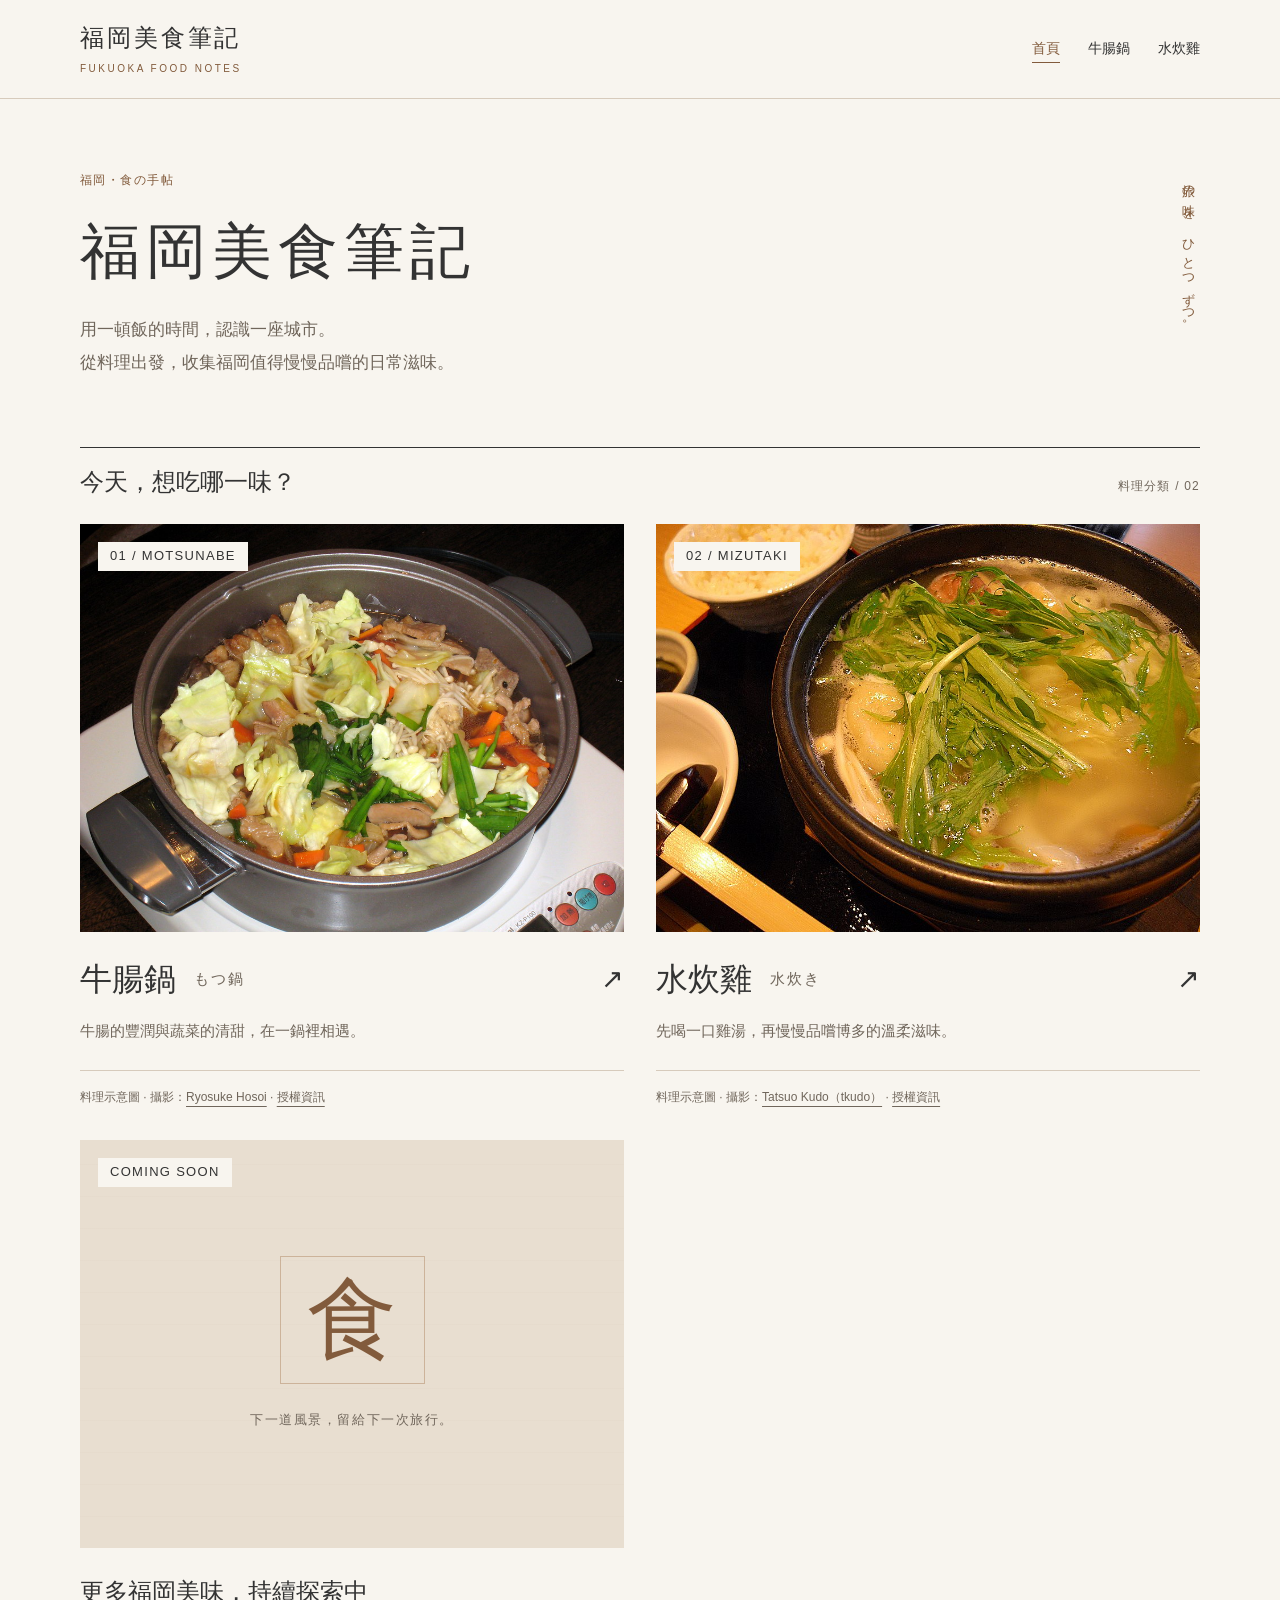
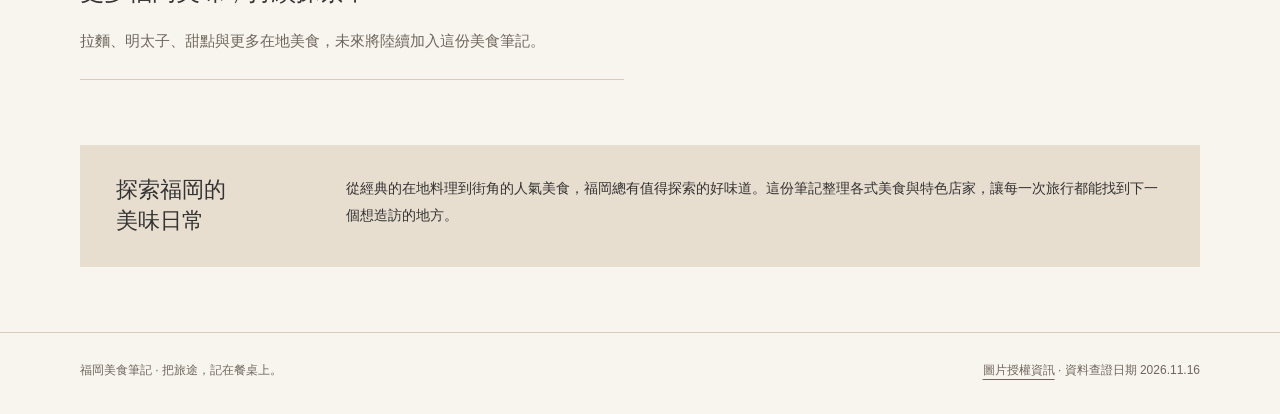
<file: index.html>
<!doctype html>
<html lang="zh-Hant"><head><meta charset="utf-8"><meta name="viewport" content="width=device-width,initial-scale=1"><meta name="description" content="探索福岡的美味日常，整理在地料理、特色店家與旅行實用資訊。"><title>福岡美食筆記</title><link rel="stylesheet" href="assets/css/style.css"></head><body><a class="skip" href="#main">跳至主要內容</a><header class="masthead"><div class="wrap nav"><a class="brand" href="index.html">福岡美食筆記<small>FUKUOKA FOOD NOTES</small></a><nav aria-label="主要導覽"><div class="navlinks"><a href="index.html" aria-current="page">首頁</a><a href="categories/motsunabe.html" >牛腸鍋</a><a href="categories/mizutaki.html" >水炊雞</a></div></nav></div></header><main id="main" class="wrap"><section class="intro"><span class="tag">福岡・食の手帖</span><h1>福岡美食筆記</h1><p class="lead">用一頓飯的時間，認識一座城市。<br>從料理出發，收集福岡值得慢慢品嚐的日常滋味。</p><span class="issue">旅の味を、ひとつずつ。</span></section><section aria-labelledby="browse"><div class="section-heading"><h2 id="browse">今天，想吃哪一味？</h2><span>料理分類 / 02</span></div><div class="cards"><article><a class="card" href="categories/motsunabe.html"><div class="card-media"><img src="assets/images/motsunabe/motsunabe.jpg" width="1000" height="750" alt="牛腸鍋料理示意：鍋中的食材與湯底"><span class="card-number">01 / MOTSUNABE</span></div><div class="card-body"><div class="card-title"><h3>牛腸鍋</h3><span class="jp" lang="ja">もつ鍋</span><span class="arrow" aria-hidden="true">↗</span></div><p>牛腸的豐潤與蔬菜的清甜，在一鍋裡相遇。</p></div></a><p class="credits">料理示意圖 · 攝影：<a href="https://www.flickr.com/photos/rhosoi/363223212/">Ryosuke Hosoi</a> · <a href="image-credits.html#motsunabe">授權資訊</a></p></article><article><a class="card" href="categories/mizutaki.html"><div class="card-media"><img src="assets/images/mizutaki/mizutaki.jpg" width="1000" height="750" alt="水炊雞料理示意：鍋中的食材與湯底"><span class="card-number">02 / MIZUTAKI</span></div><div class="card-body"><div class="card-title"><h3>水炊雞</h3><span class="jp" lang="ja">水炊き</span><span class="arrow" aria-hidden="true">↗</span></div><p>先喝一口雞湯，再慢慢品嚐博多的溫柔滋味。</p></div></a><p class="credits">料理示意圖 · 攝影：<a href="https://www.flickr.com/photos/tkudo/2603521449/">Tatsuo Kudo（tkudo）</a> · <a href="image-credits.html#mizutaki">授權資訊</a></p></article><article class="card coming-soon" aria-labelledby="coming-title"><div class="card-media coming-art"><span class="card-number">COMING SOON</span><span class="coming-mark" aria-hidden="true">食</span><span class="coming-caption">下一道風景，留給下一次旅行。</span></div><div class="card-body"><div class="card-title"><h3 id="coming-title">更多福岡美味，持續探索中</h3></div><p>拉麵、明太子、甜點與更多在地美食，未來將陸續加入這份美食筆記。</p></div></article></div></section><aside class="editor-note"><h2>探索福岡的<br>美味日常</h2><p>從經典的在地料理到街角的人氣美食，福岡總有值得探索的好味道。這份筆記整理各式美食與特色店家，讓每一次旅行都能找到下一個想造訪的地方。</p></aside></main><footer class="footer"><div class="wrap"><span>福岡美食筆記 · 把旅途，記在餐桌上。</span><span><a href="image-credits.html">圖片授權資訊</a> · 資料查證日期 2026.11.16</span></div></footer></body></html>
</file>
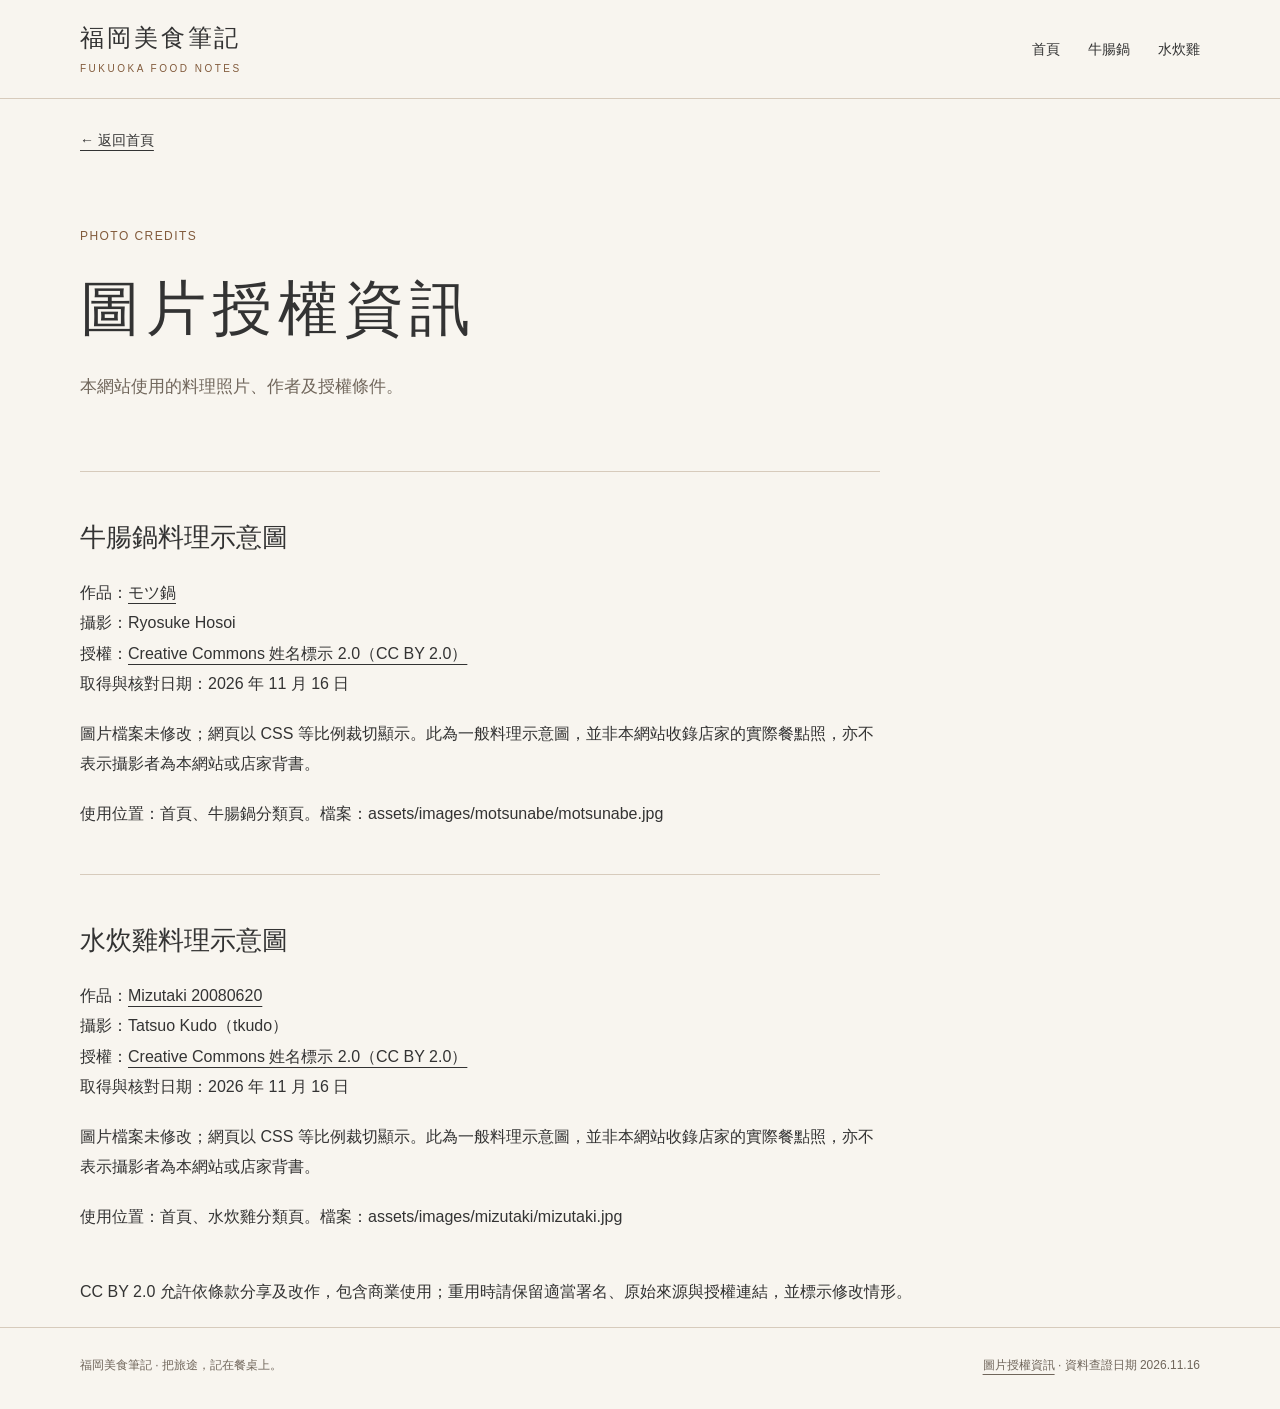
<file: image-credits.html>
<!doctype html>
<html lang="zh-Hant"><head><meta charset="utf-8"><meta name="viewport" content="width=device-width,initial-scale=1"><meta name="description" content="探索福岡的美味日常，整理在地料理、特色店家與旅行實用資訊。"><title>圖片授權資訊｜福岡美食筆記</title><link rel="stylesheet" href="assets/css/style.css"></head><body><a class="skip" href="#main">跳至主要內容</a><header class="masthead"><div class="wrap nav"><a class="brand" href="index.html">福岡美食筆記<small>FUKUOKA FOOD NOTES</small></a><nav aria-label="主要導覽"><div class="navlinks"><a href="index.html">首頁</a><a href="categories/motsunabe.html" >牛腸鍋</a><a href="categories/mizutaki.html" >水炊雞</a></div></nav></div></header><main id="main" class="wrap"><a class="back" href="index.html">← 返回首頁</a><section class="intro"><span class="tag">PHOTO CREDITS</span><h1>圖片授權資訊</h1><p class="lead">本網站使用的料理照片、作者及授權條件。</p></section><section id="motsunabe" class="license-entry"><h2>牛腸鍋料理示意圖</h2><p>作品：<a href="https://www.flickr.com/photos/rhosoi/363223212/">モツ鍋</a><br>攝影：Ryosuke Hosoi<br>授權：<a href="https://creativecommons.org/licenses/by/2.0/">Creative Commons 姓名標示 2.0（CC BY 2.0）</a><br>取得與核對日期：2026 年 11 月 16 日</p><p>圖片檔案未修改；網頁以 CSS 等比例裁切顯示。此為一般料理示意圖，並非本網站收錄店家的實際餐點照，亦不表示攝影者為本網站或店家背書。</p><p>使用位置：首頁、牛腸鍋分類頁。檔案：assets/images/motsunabe/motsunabe.jpg</p></section><section id="mizutaki" class="license-entry"><h2>水炊雞料理示意圖</h2><p>作品：<a href="https://www.flickr.com/photos/tkudo/2603521449/">Mizutaki 20080620</a><br>攝影：Tatsuo Kudo（tkudo）<br>授權：<a href="https://creativecommons.org/licenses/by/2.0/">Creative Commons 姓名標示 2.0（CC BY 2.0）</a><br>取得與核對日期：2026 年 11 月 16 日</p><p>圖片檔案未修改；網頁以 CSS 等比例裁切顯示。此為一般料理示意圖，並非本網站收錄店家的實際餐點照，亦不表示攝影者為本網站或店家背書。</p><p>使用位置：首頁、水炊雞分類頁。檔案：assets/images/mizutaki/mizutaki.jpg</p></section><p>CC BY 2.0 允許依條款分享及改作，包含商業使用；重用時請保留適當署名、原始來源與授權連結，並標示修改情形。</p></main><footer class="footer"><div class="wrap"><span>福岡美食筆記 · 把旅途，記在餐桌上。</span><span><a href="image-credits.html">圖片授權資訊</a> · 資料查證日期 2026.11.16</span></div></footer></body></html>
</file>
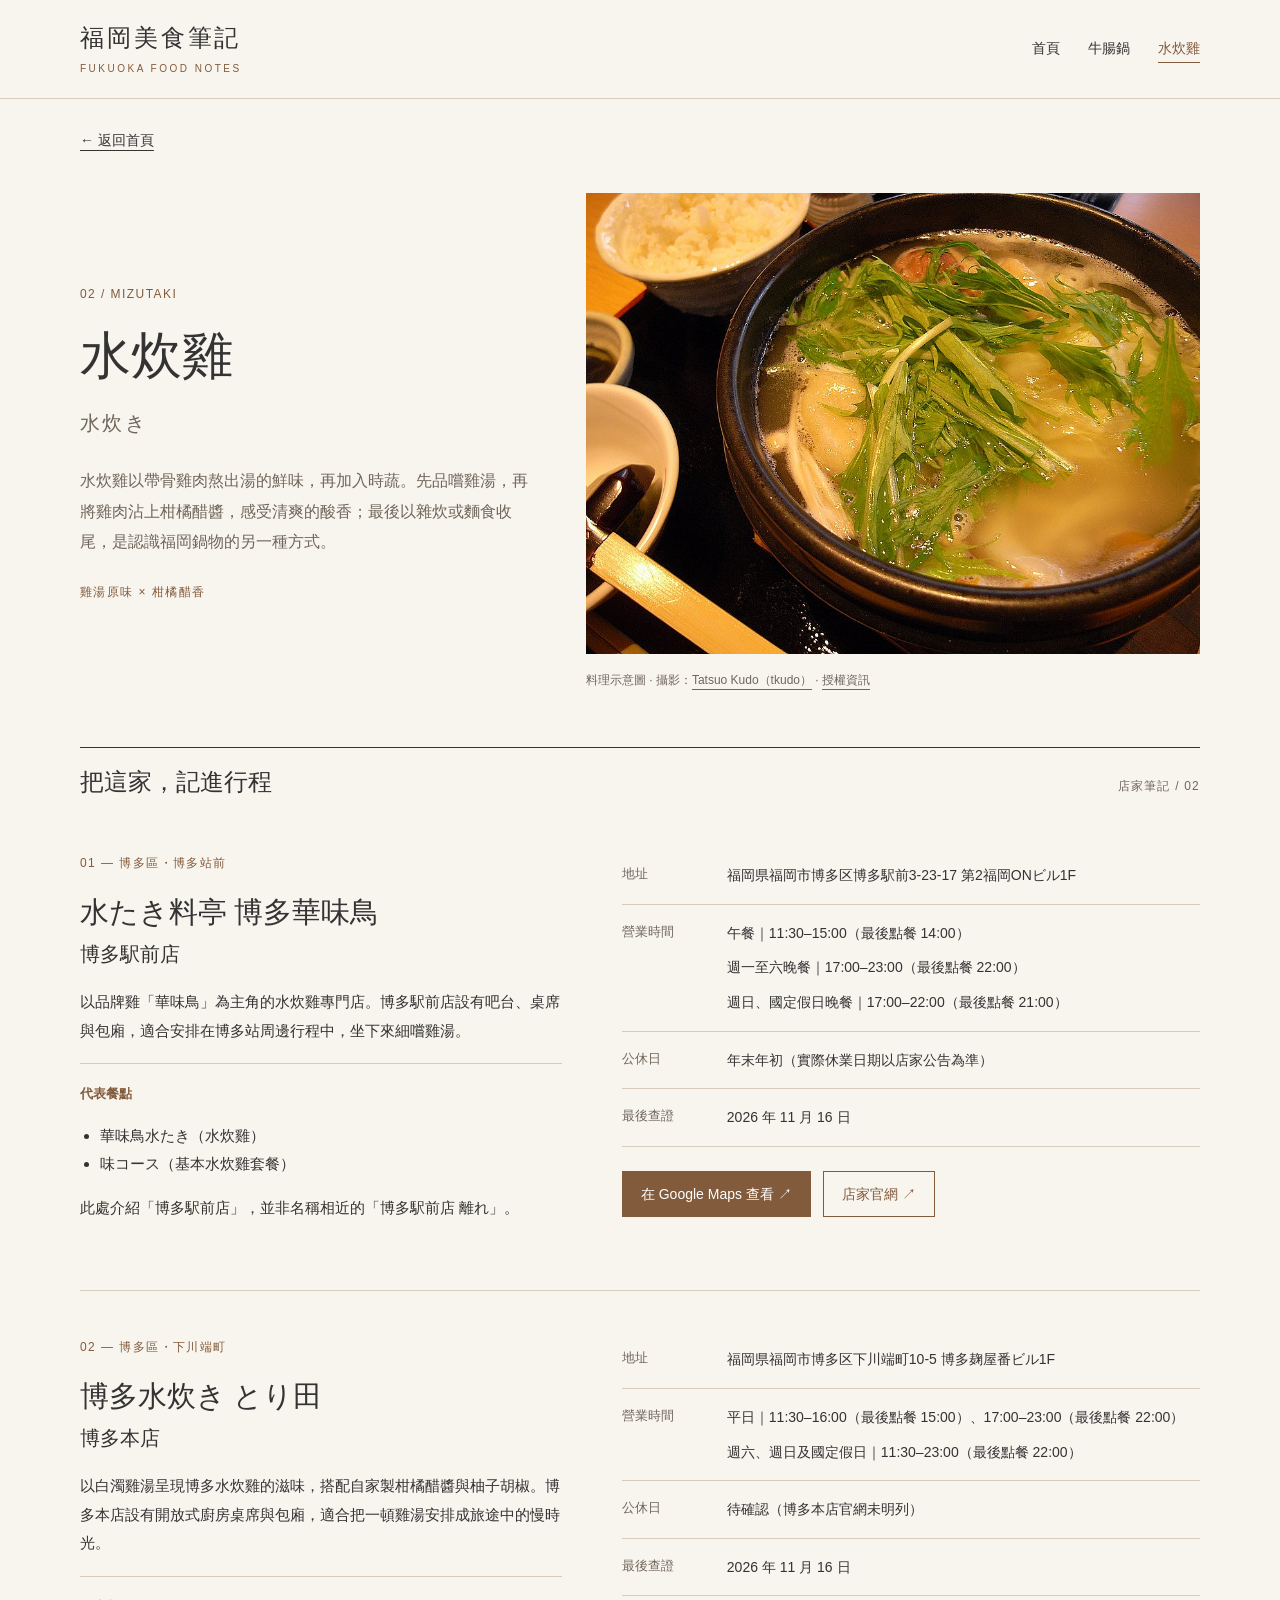
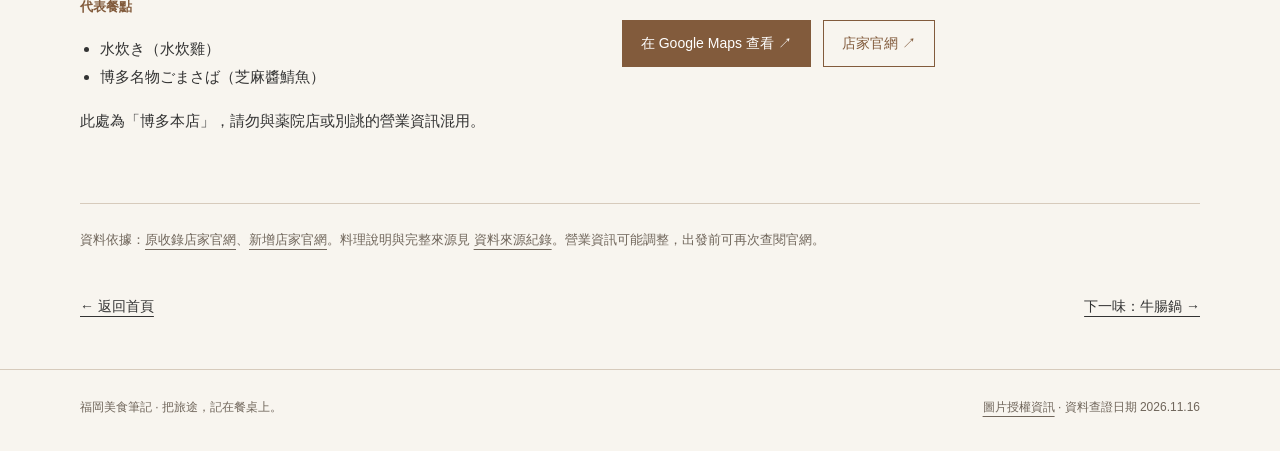
<file: categories/mizutaki.html>
<!doctype html>
<html lang="zh-Hant"><head><meta charset="utf-8"><meta name="viewport" content="width=device-width,initial-scale=1"><meta name="description" content="探索福岡的美味日常，整理在地料理、特色店家與旅行實用資訊。"><title>水炊雞｜福岡美食筆記</title><link rel="stylesheet" href="../assets/css/style.css"></head><body><a class="skip" href="#main">跳至主要內容</a><header class="masthead"><div class="wrap nav"><a class="brand" href="../index.html">福岡美食筆記<small>FUKUOKA FOOD NOTES</small></a><nav aria-label="主要導覽"><div class="navlinks"><a href="../index.html" >首頁</a><a href="../categories/motsunabe.html" >牛腸鍋</a><a href="../categories/mizutaki.html" aria-current="page">水炊雞</a></div></nav></div></header><main id="main" class="wrap"><a class="back" href="../index.html">← 返回首頁</a><section class="category-hero"><div><span class="tag">02 / MIZUTAKI</span><h1>水炊雞</h1><span class="jp" lang="ja">水炊き</span><p>水炊雞以帶骨雞肉熬出湯的鮮味，再加入時蔬。先品嚐雞湯，再將雞肉沾上柑橘醋醬，感受清爽的酸香；最後以雜炊或麵食收尾，是認識福岡鍋物的另一種方式。</p><span class="tag">雞湯原味 × 柑橘醋香</span></div><figure><img src="../assets/images/mizutaki/mizutaki.jpg" width="1000" height="750" alt="水炊雞料理示意，非本頁介紹店家的實際餐點"><figcaption class="credits">料理示意圖 · 攝影：<a href="https://www.flickr.com/photos/tkudo/2603521449/">Tatsuo Kudo（tkudo）</a> · <a href="../image-credits.html#mizutaki">授權資訊</a></figcaption></figure></section><section aria-labelledby="restaurants"><div class="section-heading"><h2 id="restaurants">把這家，記進行程</h2><span>店家筆記 / 02</span></div><article class="restaurant"><div><span class="tag">01 — 博多區・博多站前</span><h3 lang="ja">水たき料亭 博多華味鳥<small>博多駅前店</small></h3><p>以品牌雞「華味鳥」為主角的水炊雞專門店。博多駅前店設有吧台、桌席與包廂，適合安排在博多站周邊行程中，坐下來細嚐雞湯。</p><div class="dishes"><h4>代表餐點</h4><ul><li>華味鳥水たき（水炊雞）</li><li>味コース（基本水炊雞套餐）</li></ul><p>此處介紹「博多駅前店」，並非名稱相近的「博多駅前店 離れ」。</p></div></div><div><dl class="facts"><div><dt>地址</dt><dd lang="ja">福岡県福岡市博多区博多駅前3-23-17 第2福岡ONビル1F</dd></div><div><dt>營業時間</dt><dd><ul class="hours"><li>午餐｜11:30–15:00（最後點餐 14:00）</li><li>週一至六晚餐｜17:00–23:00（最後點餐 22:00）</li><li>週日、國定假日晚餐｜17:00–22:00（最後點餐 21:00）</li></ul></dd></div><div><dt>公休日</dt><dd>年末年初（實際休業日期以店家公告為準）</dd></div><div><dt>最後查證</dt><dd><time datetime="2026-11-16">2026 年 11 月 16 日</time></dd></div></dl><div class="actions"><a class="button primary" href="https://www.google.com/maps/search/?api=1&amp;query=%E6%B0%B4%E3%81%9F%E3%81%8D%E6%96%99%E4%BA%AD+%E5%8D%9A%E5%A4%9A%E8%8F%AF%E5%91%B3%E9%B3%A5+%E5%8D%9A%E5%A4%9A%E9%A7%85%E5%89%8D%E5%BA%97+%E7%A6%8F%E5%B2%A1%E7%9C%8C%E7%A6%8F%E5%B2%A1%E5%B8%82%E5%8D%9A%E5%A4%9A%E5%8C%BA%E5%8D%9A%E5%A4%9A%E9%A7%85%E5%89%8D3-23-17+%E7%AC%AC2%E7%A6%8F%E5%B2%A1ON%E3%83%93%E3%83%AB1F">在 Google Maps 查看 ↗</a><a class="button" href="https://www.hanamidori.net/stores/0924321801/">店家官網 ↗</a></div></div></article><article class="restaurant"><div><span class="tag">02 — 博多區・下川端町</span><h3 lang="ja">博多水炊き とり田<small>博多本店</small></h3><p>以白濁雞湯呈現博多水炊雞的滋味，搭配自家製柑橘醋醬與柚子胡椒。博多本店設有開放式廚房桌席與包廂，適合把一頓雞湯安排成旅途中的慢時光。</p><div class="dishes"><h4>代表餐點</h4><ul><li>水炊き（水炊雞）</li><li>博多名物ごまさば（芝麻醬鯖魚）</li></ul><p>此處為「博多本店」，請勿與薬院店或別誂的營業資訊混用。</p></div></div><div><dl class="facts"><div><dt>地址</dt><dd lang="ja">福岡県福岡市博多区下川端町10-5 博多麹屋番ビル1F</dd></div><div><dt>營業時間</dt><dd><ul class="hours"><li>平日｜11:30–16:00（最後點餐 15:00）、17:00–23:00（最後點餐 22:00）</li><li>週六、週日及國定假日｜11:30–23:00（最後點餐 22:00）</li></ul></dd></div><div><dt>公休日</dt><dd>待確認（博多本店官網未明列）</dd></div><div><dt>最後查證</dt><dd><time datetime="2026-11-16">2026 年 11 月 16 日</time></dd></div></dl><div class="actions"><a class="button primary" href="https://www.google.com/maps/search/?api=1&amp;query=%E5%8D%9A%E5%A4%9A%E6%B0%B4%E7%82%8A%E3%81%8D+%E3%81%A8%E3%82%8A%E7%94%B0+%E5%8D%9A%E5%A4%9A%E6%9C%AC%E5%BA%97+%E7%A6%8F%E5%B2%A1%E7%9C%8C%E7%A6%8F%E5%B2%A1%E5%B8%82%E5%8D%9A%E5%A4%9A%E5%8C%BA%E4%B8%8B%E5%B7%9D%E7%AB%AF%E7%94%BA10-5+%E5%8D%9A%E5%A4%9A%E9%BA%B9%E5%B1%8B%E7%95%AA%E3%83%93%E3%83%AB1F">在 Google Maps 查看 ↗</a><a class="button" href="https://toriden.com/">店家官網 ↗</a></div></div></article></section><div class="source-note">資料依據：<a href="https://www.hanamidori.net/stores/0924321801/">原收錄店家官網</a>、<a href="https://toriden.com/">新增店家官網</a>。料理說明與完整來源見 <a href="../sources.md">資料來源紀錄</a>。營業資訊可能調整，出發前可再次查閱官網。</div><div class="next"><a href="../index.html">← 返回首頁</a><a href="motsunabe.html">下一味：牛腸鍋 →</a></div></main><footer class="footer"><div class="wrap"><span>福岡美食筆記 · 把旅途，記在餐桌上。</span><span><a href="../image-credits.html">圖片授權資訊</a> · 資料查證日期 2026.11.16</span></div></footer></body></html>
</file>
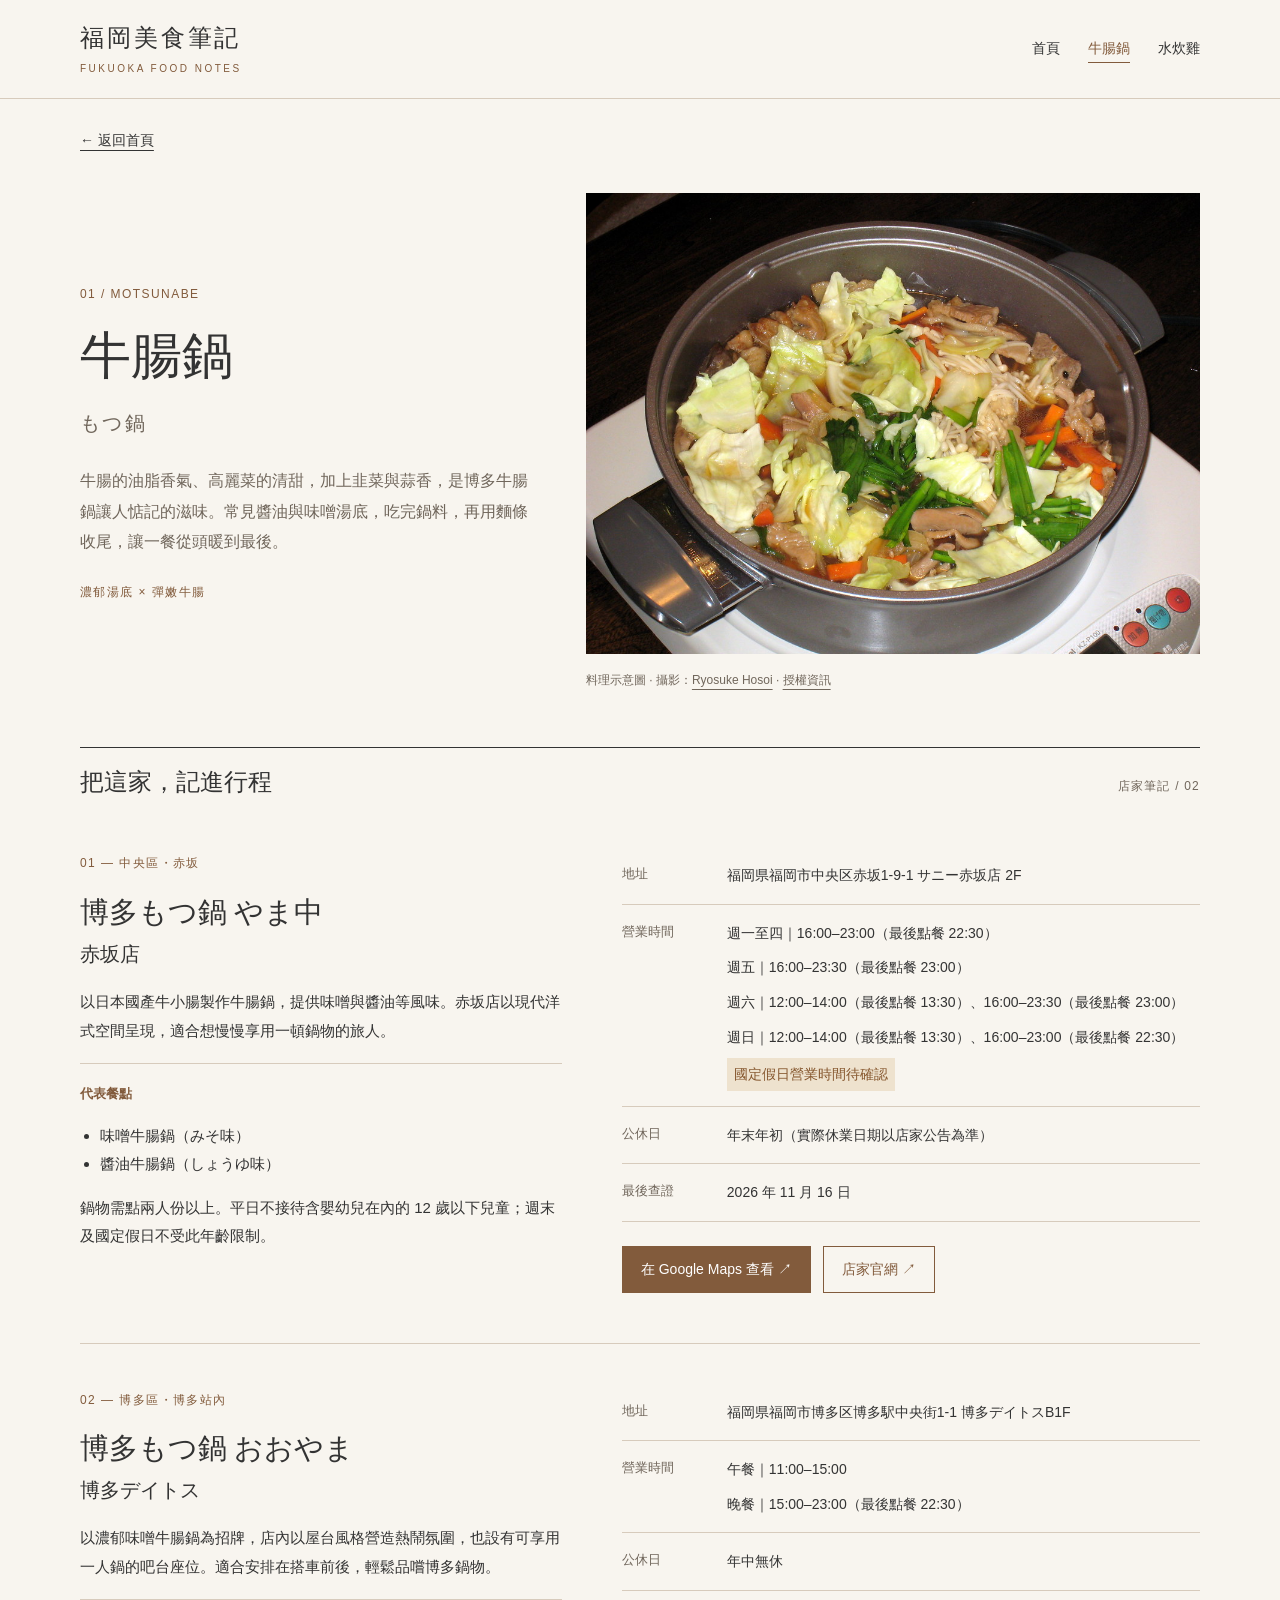
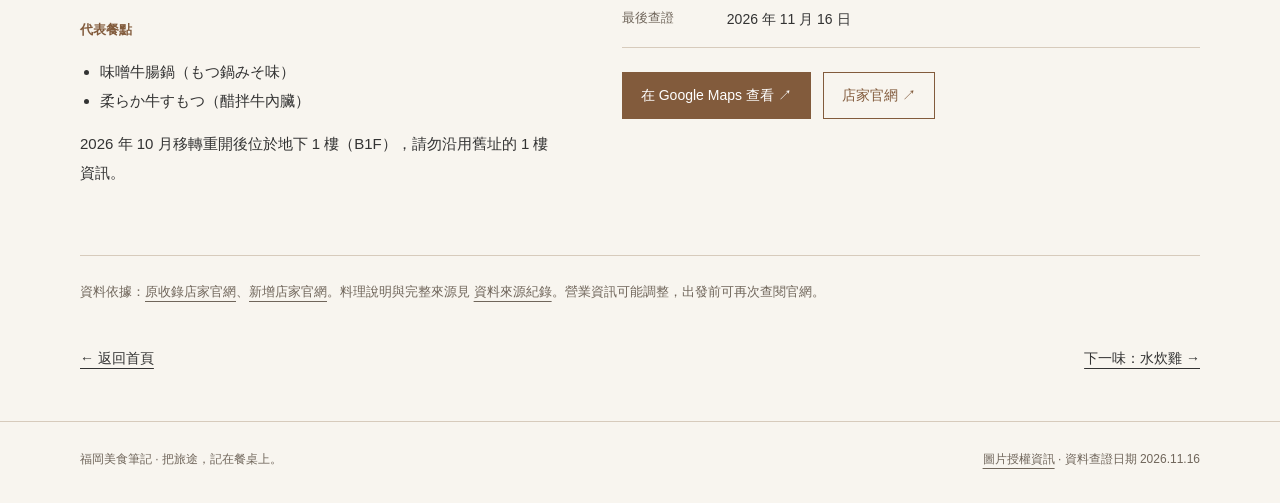
<file: categories/motsunabe.html>
<!doctype html>
<html lang="zh-Hant"><head><meta charset="utf-8"><meta name="viewport" content="width=device-width,initial-scale=1"><meta name="description" content="探索福岡的美味日常，整理在地料理、特色店家與旅行實用資訊。"><title>牛腸鍋｜福岡美食筆記</title><link rel="stylesheet" href="../assets/css/style.css"></head><body><a class="skip" href="#main">跳至主要內容</a><header class="masthead"><div class="wrap nav"><a class="brand" href="../index.html">福岡美食筆記<small>FUKUOKA FOOD NOTES</small></a><nav aria-label="主要導覽"><div class="navlinks"><a href="../index.html" >首頁</a><a href="../categories/motsunabe.html" aria-current="page">牛腸鍋</a><a href="../categories/mizutaki.html" >水炊雞</a></div></nav></div></header><main id="main" class="wrap"><a class="back" href="../index.html">← 返回首頁</a><section class="category-hero"><div><span class="tag">01 / MOTSUNABE</span><h1>牛腸鍋</h1><span class="jp" lang="ja">もつ鍋</span><p>牛腸的油脂香氣、高麗菜的清甜，加上韭菜與蒜香，是博多牛腸鍋讓人惦記的滋味。常見醬油與味噌湯底，吃完鍋料，再用麵條收尾，讓一餐從頭暖到最後。</p><span class="tag">濃郁湯底 × 彈嫩牛腸</span></div><figure><img src="../assets/images/motsunabe/motsunabe.jpg" width="1000" height="750" alt="牛腸鍋料理示意，非本頁介紹店家的實際餐點"><figcaption class="credits">料理示意圖 · 攝影：<a href="https://www.flickr.com/photos/rhosoi/363223212/">Ryosuke Hosoi</a> · <a href="../image-credits.html#motsunabe">授權資訊</a></figcaption></figure></section><section aria-labelledby="restaurants"><div class="section-heading"><h2 id="restaurants">把這家，記進行程</h2><span>店家筆記 / 02</span></div><article class="restaurant"><div><span class="tag">01 — 中央區・赤坂</span><h3 lang="ja">博多もつ鍋 やま中<small>赤坂店</small></h3><p>以日本國產牛小腸製作牛腸鍋，提供味噌與醬油等風味。赤坂店以現代洋式空間呈現，適合想慢慢享用一頓鍋物的旅人。</p><div class="dishes"><h4>代表餐點</h4><ul><li>味噌牛腸鍋（みそ味）</li><li>醬油牛腸鍋（しょうゆ味）</li></ul><p>鍋物需點兩人份以上。平日不接待含嬰幼兒在內的 12 歲以下兒童；週末及國定假日不受此年齡限制。</p></div></div><div><dl class="facts"><div><dt>地址</dt><dd lang="ja">福岡県福岡市中央区赤坂1-9-1 サニー赤坂店 2F</dd></div><div><dt>營業時間</dt><dd><ul class="hours"><li>週一至四｜16:00–23:00（最後點餐 22:30）</li><li>週五｜16:00–23:30（最後點餐 23:00）</li><li>週六｜12:00–14:00（最後點餐 13:30）、16:00–23:30（最後點餐 23:00）</li><li>週日｜12:00–14:00（最後點餐 13:30）、16:00–23:00（最後點餐 22:30）</li></ul><span class="pending">國定假日營業時間待確認</span></dd></div><div><dt>公休日</dt><dd>年末年初（實際休業日期以店家公告為準）</dd></div><div><dt>最後查證</dt><dd><time datetime="2026-11-16">2026 年 11 月 16 日</time></dd></div></dl><div class="actions"><a class="button primary" href="https://www.google.com/maps/search/?api=1&amp;query=%E5%8D%9A%E5%A4%9A%E3%82%82%E3%81%A4%E9%8D%8B+%E3%82%84%E3%81%BE%E4%B8%AD+%E8%B5%A4%E5%9D%82%E5%BA%97+%E7%A6%8F%E5%B2%A1%E7%9C%8C%E7%A6%8F%E5%B2%A1%E5%B8%82%E4%B8%AD%E5%A4%AE%E5%8C%BA%E8%B5%A4%E5%9D%821-9-1+%E3%82%B5%E3%83%8B%E3%83%BC%E8%B5%A4%E5%9D%82%E5%BA%97+2F">在 Google Maps 查看 ↗</a><a class="button" href="https://motsunabe-yamanaka.com/akasaka_/">店家官網 ↗</a></div></div></article><article class="restaurant"><div><span class="tag">02 — 博多區・博多站內</span><h3 lang="ja">博多もつ鍋 おおやま<small>博多デイトス</small></h3><p>以濃郁味噌牛腸鍋為招牌，店內以屋台風格營造熱鬧氛圍，也設有可享用一人鍋的吧台座位。適合安排在搭車前後，輕鬆品嚐博多鍋物。</p><div class="dishes"><h4>代表餐點</h4><ul><li>味噌牛腸鍋（もつ鍋みそ味）</li><li>柔らか牛すもつ（醋拌牛內臟）</li></ul><p>2026 年 10 月移轉重開後位於地下 1 樓（B1F），請勿沿用舊址的 1 樓資訊。</p></div></div><div><dl class="facts"><div><dt>地址</dt><dd lang="ja">福岡県福岡市博多区博多駅中央街1-1 博多デイトスB1F</dd></div><div><dt>營業時間</dt><dd><ul class="hours"><li>午餐｜11:00–15:00</li><li>晚餐｜15:00–23:00（最後點餐 22:30）</li></ul></dd></div><div><dt>公休日</dt><dd>年中無休</dd></div><div><dt>最後查證</dt><dd><time datetime="2026-11-16">2026 年 11 月 16 日</time></dd></div></dl><div class="actions"><a class="button primary" href="https://www.google.com/maps/search/?api=1&amp;query=%E5%8D%9A%E5%A4%9A%E3%82%82%E3%81%A4%E9%8D%8B+%E3%81%8A%E3%81%8A%E3%82%84%E3%81%BE+%E5%8D%9A%E5%A4%9A%E3%83%87%E3%82%A4%E3%83%88%E3%82%B9+%E7%A6%8F%E5%B2%A1%E7%9C%8C%E7%A6%8F%E5%B2%A1%E5%B8%82%E5%8D%9A%E5%A4%9A%E5%8C%BA%E5%8D%9A%E5%A4%9A%E9%A7%85%E4%B8%AD%E5%A4%AE%E8%A1%971-1+%E5%8D%9A%E5%A4%9A%E3%83%87%E3%82%A4%E3%83%88%E3%82%B9B1F">在 Google Maps 查看 ↗</a><a class="button" href="https://www.motu-ooyama.com/shop/hakatadeitos/">店家官網 ↗</a></div></div></article></section><div class="source-note">資料依據：<a href="https://motsunabe-yamanaka.com/akasaka_/">原收錄店家官網</a>、<a href="https://www.motu-ooyama.com/shop/hakatadeitos/">新增店家官網</a>。料理說明與完整來源見 <a href="../sources.md">資料來源紀錄</a>。營業資訊可能調整，出發前可再次查閱官網。</div><div class="next"><a href="../index.html">← 返回首頁</a><a href="mizutaki.html">下一味：水炊雞 →</a></div></main><footer class="footer"><div class="wrap"><span>福岡美食筆記 · 把旅途，記在餐桌上。</span><span><a href="../image-credits.html">圖片授權資訊</a> · 資料查證日期 2026.11.16</span></div></footer></body></html>
</file>
<file: assets/css/style.css>
:root{--paper:#f8f5ef;--ink:#333;--muted:#70665b;--line:#d7cbbc;--accent:#825b3c;--tea:#e8ded0}*{box-sizing:border-box}html{scroll-behavior:smooth}body{margin:0;background:var(--paper);color:var(--ink);font-family:-apple-system,BlinkMacSystemFont,"Noto Sans TC","Microsoft JhengHei",sans-serif;line-height:1.9}a{color:inherit;text-underline-offset:5px}a:hover{color:var(--accent)}a:focus-visible{outline:3px solid var(--accent);outline-offset:6px}img{display:block;width:100%;height:auto}h1,h2,h3,.brand{font-family:"Noto Serif TC","Noto Serif JP","Yu Mincho","PMingLiU",serif;font-weight:500;line-height:1.4}p{margin:0 0 1.2em}.wrap{width:min(1120px,calc(100% - 64px));margin:auto}.masthead{border-bottom:1px solid var(--line)}.nav{min-height:98px;display:flex;align-items:center;justify-content:space-between;gap:24px}.brand{text-decoration:none;font-size:24px;letter-spacing:.12em}.brand small{display:block;font-family:Arial,sans-serif;font-size:10px;letter-spacing:.25em;color:var(--accent);margin-top:6px}.navlinks{display:flex;gap:28px;font-size:14px}.navlinks a{text-decoration:none}.navlinks a[aria-current=page]{border-bottom:1px solid var(--accent);color:var(--accent)}.kicker{font-size:12px;font-family:Arial,sans-serif;letter-spacing:.18em;text-transform:uppercase;color:var(--accent)}.intro{padding:65px 0 48px;position:relative}.intro h1{font-size:clamp(36px,5vw,60px);letter-spacing:.1em;margin:16px 0 20px}.intro .lead{font-size:17px;max-width:640px;color:var(--muted)}.issue{position:absolute;right:0;top:75px;writing-mode:vertical-rl;letter-spacing:.2em;color:var(--accent);font-size:13px}.section-heading{display:flex;align-items:baseline;justify-content:space-between;border-top:1px solid var(--ink);padding:18px 0 24px;gap:20px}.section-heading h2{font-size:24px;margin:0}.section-heading span{font-size:12px;color:var(--muted);letter-spacing:.1em}.cards{display:grid;grid-template-columns:1fr 1fr;gap:32px}.card{display:block;text-decoration:none}.card-media{position:relative;overflow:hidden;background:var(--tea)}.card-media img{aspect-ratio:4/3;object-fit:cover;transition:transform .3s}.card:hover img{transform:scale(1.025)}.card-number{position:absolute;top:18px;left:18px;background:var(--paper);padding:2px 12px;font-size:13px;letter-spacing:.1em}.card-body{padding:22px 0 24px;border-bottom:1px solid var(--line)}.card-title{display:flex;align-items:center;gap:18px}.card h3{font-size:32px;margin:0}.jp{font-size:15px;color:var(--muted);letter-spacing:.12em}.arrow{margin-left:auto;font-size:27px;font-family:serif}.card p{font-size:15px;color:var(--muted);margin:12px 0 0}.credits{font-size:12px;color:var(--muted);margin:16px 0 0;line-height:1.8}.editor-note{display:grid;grid-template-columns:190px 1fr;gap:40px;margin:65px 0;background:var(--tea);padding:30px 36px}.editor-note h2{margin:0;font-size:22px}.editor-note p{margin:0;font-size:14px}.footer{padding:26px 0 32px;border-top:1px solid var(--line);font-size:12px;color:var(--muted)}.footer .wrap{display:flex;justify-content:space-between;gap:15px}.back{display:inline-block;font-size:14px;margin:28px 0 0}.category-hero{display:grid;grid-template-columns:.85fr 1.15fr;align-items:center;gap:52px;margin:38px 0 55px}.category-hero h1{font-size:clamp(36px,4vw,54px);margin:12px 0}.category-hero .jp{display:block;font-size:20px;margin-bottom:24px}.category-hero p{color:var(--muted);font-size:16px}.category-hero figure{margin:0}.category-hero img{aspect-ratio:4/3;object-fit:cover}.restaurant{display:grid;grid-template-columns:1fr 1.2fr;gap:60px;padding:24px 0 50px}.restaurant h3{font-size:29px;margin:14px 0 20px}.restaurant h3 small{display:block;font-size:20px;margin-top:8px}.tag{font-size:12px;letter-spacing:.12em;color:var(--accent)}.restaurant p{font-size:15px}.dishes{border-top:1px solid var(--line);padding-top:18px}.dishes h4{font-size:13px;color:var(--accent);margin:0 0 9px}.dishes ul{padding-left:20px;font-size:15px}.facts{margin:0}.facts>div{display:grid;grid-template-columns:90px 1fr;gap:15px;padding:15px 0;border-bottom:1px solid var(--line)}dt{font-size:13px;color:var(--muted)}dd{margin:0;font-size:14px;overflow-wrap:anywhere}.hours{padding:0;margin:0;list-style:none}.hours li+li{margin-top:8px}.pending{color:#85562d;background:#eee2ce;padding:3px 7px;display:inline-block;margin-top:8px}.actions{display:flex;flex-wrap:wrap;gap:12px;margin-top:24px}.button{display:inline-block;border:1px solid var(--accent);padding:9px 18px;text-decoration:none;font-size:14px;color:var(--accent)}.button.primary{background:var(--accent);color:white}.source-note{font-size:13px;color:var(--muted);border-top:1px solid var(--line);padding:24px 0 40px}.next{display:flex;justify-content:space-between;gap:20px;margin:0 0 50px;font-size:14px}.skip{position:absolute;left:16px;top:-100px;background:white;z-index:5;padding:10px}.skip:focus{top:10px}@media(max-width:700px){.wrap{width:calc(100% - 40px)}.nav{min-height:105px;flex-wrap:wrap;gap:12px;padding:20px 0}.brand{font-size:21px}.navlinks{gap:22px;font-size:13px}.intro{padding:40px 0 30px}.issue{display:none}.intro .lead{font-size:15px}.cards{grid-template-columns:1fr;gap:30px}.section-heading h2{font-size:22px}.card h3{font-size:29px}.editor-note{grid-template-columns:1fr;gap:14px;padding:25px;margin:40px 0}.footer .wrap{display:block}.category-hero{grid-template-columns:1fr;gap:18px;margin:30px 0 40px}.category-hero .jp{margin-bottom:18px}.restaurant{grid-template-columns:1fr;gap:20px;padding-top:10px}.restaurant h3{font-size:27px}.facts>div{grid-template-columns:75px 1fr;gap:12px}.next{flex-wrap:wrap}.credits{font-size:12px}}@media(prefers-reduced-motion:reduce){html{scroll-behavior:auto}.card-media img{transition:none}}

/* Additional editorial card and public image credits */
.coming-art{aspect-ratio:4/3;display:flex;flex-direction:column;align-items:center;justify-content:center;background:repeating-linear-gradient(0deg,transparent,transparent 31px,#d4c5b333 32px),var(--tea)}.coming-mark{font-family:"Yu Mincho","PMingLiU",serif;font-size:90px;font-weight:400;color:var(--accent);line-height:1.4;border:1px solid #a77b5670;width:145px;text-align:center}.coming-caption{font-size:13px;color:var(--muted);letter-spacing:.12em;margin-top:24px}.coming-soon h3{font-size:24px;line-height:1.85}.restaurant+.restaurant{border-top:1px solid var(--line);padding-top:40px}.license-entry{max-width:800px;border-top:1px solid var(--line);padding:26px 0;scroll-margin-top:24px}.license-entry p{overflow-wrap:anywhere}.license-entry h2{font-size:26px}.footer a{display:inline-block}@media(max-width:700px){.coming-soon h3{font-size:24px}.coming-mark{font-size:70px;width:115px}.coming-caption{letter-spacing:0;font-size:12px}.license-entry{font-size:14px}}
</file>
